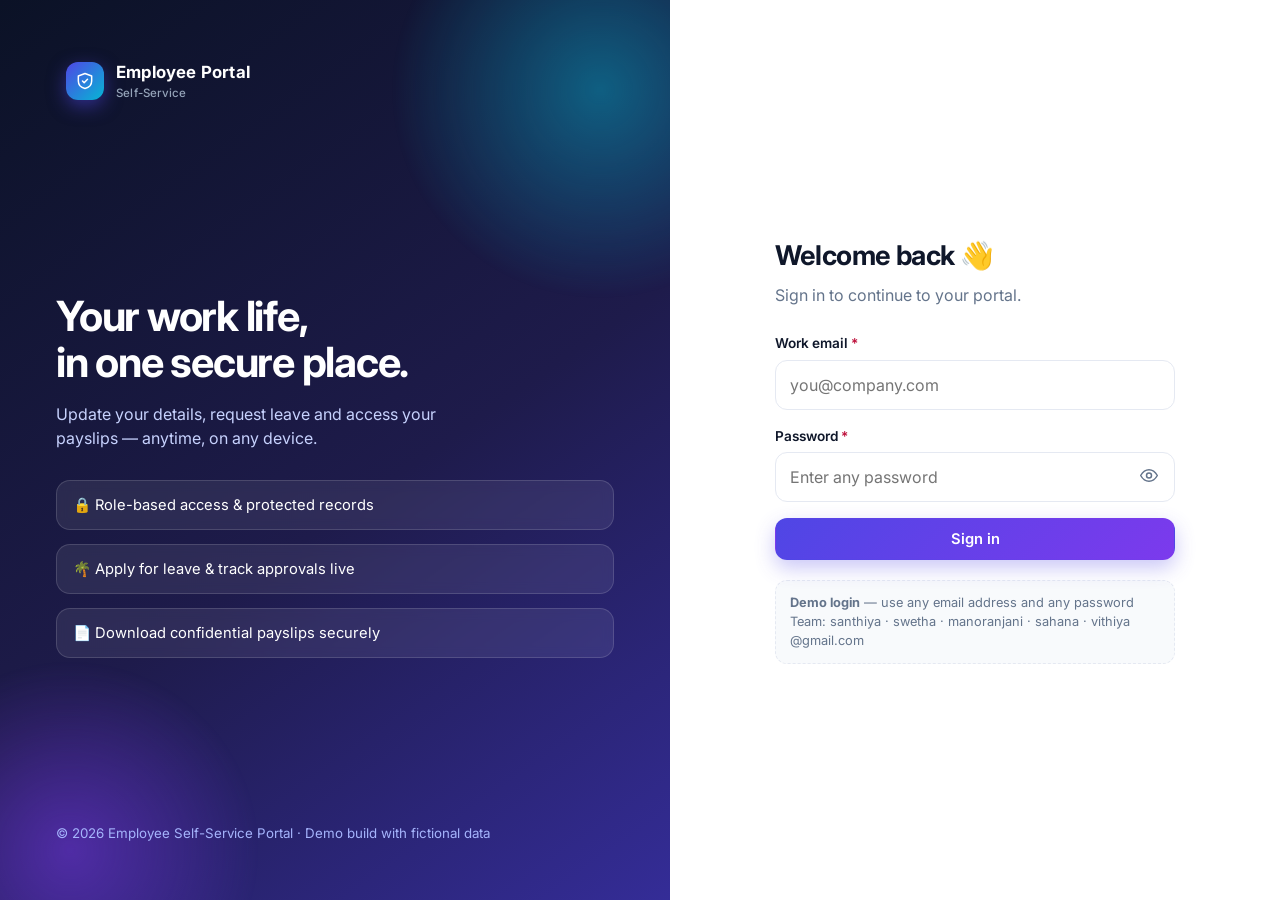
<file: index.html>
<!DOCTYPE html>
<html lang="en">
<head>
<meta charset="UTF-8">
<meta name="viewport" content="width=device-width, initial-scale=1">
<title>Sign in · Employee Self-Service Portal</title>
<link rel="preconnect" href="https://fonts.googleapis.com">
<link rel="preconnect" href="https://fonts.gstatic.com" crossorigin>
<link href="https://fonts.googleapis.com/css2?family=Inter:wght@400;500;600;700;800&display=swap" rel="stylesheet">
<link rel="stylesheet" href="style.css?v=3">
</head>
<body>
<div class="auth">
  <section class="auth-art" aria-hidden="true">
    <div class="brand"><span class="logo"><svg class="i" viewBox="0 0 24 24"><path d="M12 3l8 3v6c0 5-3.5 8-8 9-4.5-1-8-4-8-9V6z"/><path d="M9 12l2 2 4-4"/></svg></span><span>Employee Portal<small>Self-Service</small></span></div>
    <div>
      <h1>Your work life,<br>in one secure place.</h1>
      <p>Update your details, request leave and access your payslips — anytime, on any device.</p>
      <div class="feat">
        <div>🔒 Role-based access &amp; protected records</div>
        <div>🌴 Apply for leave &amp; track approvals live</div>
        <div>📄 Download confidential payslips securely</div>
      </div>
    </div>
    <small style="color:#a5b4fc">© 2026 Employee Self-Service Portal · Demo build with fictional data</small>
  </section>

  <main class="auth-form">
    <div class="auth-box">
      <h2>Welcome back 👋</h2>
      <p>Sign in to continue to your portal.</p>

      <div id="alert" class="alert bad" role="alert"></div>

      <form id="loginForm" novalidate>
        <div class="field">
          <label for="email">Work email <span class="req">*</span></label>
          <input class="input" id="email" type="email" autocomplete="username" placeholder="you@company.com" required>
          <div class="err"></div>
        </div>
        <div class="field">
          <label for="password">Password <span class="req">*</span></label>
          <div class="input-wrap">
            <input class="input" id="password" type="password" autocomplete="current-password" placeholder="Enter any password" required>
            <button type="button" class="toggle" id="toggle" aria-label="Show password"><svg class="i" viewBox="0 0 24 24"><path d="M2 12s4-7 10-7 10 7 10 7-4 7-10 7S2 12 2 12z"/><circle cx="12" cy="12" r="3"/></svg></button>
          </div>
          <div class="err"></div>
        </div>
        <button class="btn btn-primary btn-block" id="submit" type="submit">Sign in</button>
      </form>

      <div class="demo">
        <b>Demo login</b> — use any email address and any password<br>
        Team: santhiya · swetha · manoranjani · sahana · vithiya @gmail.com
      </div>
    </div>
  </main>
</div>

<script src="app.js?v=3"></script>
<script>
  if (session.get()) location.replace('dashboard.html');

  const form = $('#loginForm'), email = $('#email'), pw = $('#password'), alertBox = $('#alert');
  $('#toggle').onclick = () => {
    const show = pw.type === 'password';
    pw.type = show ? 'text' : 'password';
    $('#toggle').setAttribute('aria-label', show ? 'Hide password' : 'Show password');
  };

  let attempts = 0, lockedUntil = 0;   // demo of client-side throttling (backend must do the real one)
  form.addEventListener('submit', e => {
    e.preventDefault(); alertBox.classList.remove('show'); clearErrors(form);
    let ok = true;
    if(!/^[^\s@]+@[^\s@]+\.[^\s@]+$/.test(email.value.trim())){ setError(email, 'Enter a valid email address.'); ok = false; }
    if(!pw.value){ setError(pw, 'Please enter a password.'); ok = false; }
    if(!ok) return;

    if(Date.now() < lockedUntil){
      alertBox.textContent = 'Too many attempts. Please wait 30 seconds and try again.'; alertBox.classList.add('show'); return;
    }
    const btn = $('#submit'); btn.disabled = true; btn.textContent = 'Signing in…';
    setTimeout(() => {   // TODO: replace with fetch('/api/auth/login', {method:'POST', ...})
      let ok = false;
      try { ok = !!session.login(email.value.trim().toLowerCase()); } catch(err){ console.error(err); }
      if(ok){   // demo mode: any valid email + any password
        location.href = 'dashboard.html';
      } else {
        attempts++;
        if(attempts >= 5){ lockedUntil = Date.now() + 30000; attempts = 0; }
        alertBox.textContent = 'Could not sign in. Please press Ctrl+F5 to refresh and try again.';
        alertBox.classList.add('show');
        btn.disabled = false; btn.textContent = 'Sign in';
      }
    }, 600);
  });
</script>
</body>
</html>
</file>
<file: style.css>
/* ============ Employee Self-Service Portal — shared styles ============ */
:root{
  --bg:#f4f6fb; --surface:#ffffff; --ink:#0f172a; --muted:#64748b; --line:#e5e9f2;
  --navy:#0b1226; --navy-2:#131c38; --brand:#4f46e5; --brand-2:#7c3aed; --accent:#06b6d4;
  --ok:#059669; --ok-bg:#d1fae5; --warn:#b45309; --warn-bg:#fef3c7; --bad:#be123c; --bad-bg:#ffe4e6; --info-bg:#e0e7ff;
  --radius:16px; --shadow:0 1px 2px rgba(15,23,42,.04),0 8px 24px rgba(15,23,42,.06);
  --shadow-lg:0 20px 50px rgba(15,23,42,.18);
}
*{box-sizing:border-box;margin:0;padding:0}
html{scroll-behavior:smooth}
body{font-family:'Inter',system-ui,-apple-system,'Segoe UI',sans-serif;background:var(--bg);color:var(--ink);line-height:1.5;-webkit-font-smoothing:antialiased}
a{color:var(--brand);text-decoration:none}
button{font-family:inherit;cursor:pointer}
:focus-visible{outline:3px solid rgba(79,70,229,.45);outline-offset:2px;border-radius:8px}
.sr-only{position:absolute;width:1px;height:1px;overflow:hidden;clip:rect(0 0 0 0)}
svg.i{width:20px;height:20px;stroke:currentColor;fill:none;stroke-width:1.8;stroke-linecap:round;stroke-linejoin:round;flex:none}

/* ---------- Layout ---------- */
.app{display:flex;min-height:100vh}
.sidebar{width:264px;background:linear-gradient(180deg,var(--navy),var(--navy-2));color:#cbd5e1;padding:24px 16px;position:fixed;inset:0 auto 0 0;display:flex;flex-direction:column;z-index:30;transition:transform .25s}
.brand{display:flex;align-items:center;gap:12px;padding:4px 10px 26px;color:#fff;font-weight:700;font-size:1.05rem;letter-spacing:.2px}
.brand .logo{width:38px;height:38px;border-radius:12px;background:linear-gradient(135deg,var(--brand),var(--accent));display:grid;place-items:center;box-shadow:0 6px 18px rgba(79,70,229,.5)}
.brand small{display:block;font-weight:500;color:#94a3b8;font-size:.72rem}
.nav-label{font-size:.7rem;text-transform:uppercase;letter-spacing:.12em;color:#64748b;padding:8px 12px}
.nav a{display:flex;align-items:center;gap:12px;padding:11px 14px;border-radius:12px;color:#cbd5e1;font-weight:500;font-size:.93rem;margin-bottom:4px;transition:.2s}
.nav a:hover{background:rgba(255,255,255,.07);color:#fff}
.nav a.active{background:linear-gradient(90deg,rgba(79,70,229,.9),rgba(124,58,237,.75));color:#fff;box-shadow:0 8px 20px rgba(79,70,229,.35)}
.side-foot{margin-top:auto;padding:14px;border-radius:14px;background:rgba(255,255,255,.06);font-size:.8rem;color:#94a3b8}
.side-foot b{color:#fff;display:block;margin-bottom:2px}
.main{margin-left:264px;flex:1;min-width:0}
.topbar{position:sticky;top:0;z-index:20;display:flex;align-items:center;gap:14px;padding:14px 32px;background:rgba(244,246,251,.85);backdrop-filter:blur(12px);border-bottom:1px solid var(--line)}
.menu-btn{display:none;background:var(--surface);border:1px solid var(--line);border-radius:10px;padding:8px}
.topbar h1{font-size:1.15rem;font-weight:700}
.topbar .spacer{flex:1}
.user-chip{display:flex;align-items:center;gap:10px;background:var(--surface);border:1px solid var(--line);padding:6px 14px 6px 6px;border-radius:999px}
.avatar{width:34px;height:34px;border-radius:50%;background:linear-gradient(135deg,var(--brand),var(--accent));color:#fff;display:grid;place-items:center;font-weight:700;font-size:.85rem}
.user-chip div{line-height:1.2;font-size:.85rem}
.user-chip small{color:var(--muted);font-size:.72rem}
.content{padding:32px;max-width:1280px;margin:0 auto}

/* ---------- Cards & grids ---------- */
.card{background:var(--surface);border:1px solid var(--line);border-radius:var(--radius);box-shadow:var(--shadow);padding:24px}
.card h2{font-size:1.05rem;font-weight:700;margin-bottom:4px}
.card .sub{color:var(--muted);font-size:.86rem;margin-bottom:18px}
.grid{display:grid;gap:20px}
.g2{grid-template-columns:repeat(2,1fr)} .g3{grid-template-columns:repeat(3,1fr)} .g4{grid-template-columns:repeat(4,1fr)}
.g-main{grid-template-columns:2fr 1fr}
.page-head{display:flex;justify-content:space-between;align-items:flex-end;flex-wrap:wrap;gap:12px;margin-bottom:24px}
.page-head h2{font-size:1.6rem;letter-spacing:-.02em}
.page-head p{color:var(--muted)}
.mb{margin-bottom:24px}

.hero{background:linear-gradient(120deg,var(--brand) 0%,var(--brand-2) 55%,#0ea5e9 120%);color:#fff;border-radius:22px;padding:34px;position:relative;overflow:hidden;box-shadow:0 20px 40px rgba(79,70,229,.3)}
.hero::after{content:"";position:absolute;right:-60px;top:-60px;width:260px;height:260px;border-radius:50%;background:rgba(255,255,255,.12)}
.hero::before{content:"";position:absolute;right:120px;bottom:-90px;width:200px;height:200px;border-radius:50%;background:rgba(255,255,255,.08)}
.hero h2{font-size:1.9rem;letter-spacing:-.02em}
.hero p{opacity:.9;margin-top:6px;max-width:520px}
.hero .actions{margin-top:20px;display:flex;gap:10px;flex-wrap:wrap;position:relative;z-index:1}

.stat{display:flex;flex-direction:column;gap:10px}
.stat .ic{width:42px;height:42px;border-radius:12px;display:grid;place-items:center;background:var(--info-bg);color:var(--brand)}
.stat .ic.teal{background:#cffafe;color:#0e7490}.stat .ic.amber{background:var(--warn-bg);color:var(--warn)}.stat .ic.green{background:var(--ok-bg);color:var(--ok)}
.stat .num{font-size:1.9rem;font-weight:800;letter-spacing:-.03em;line-height:1}
.stat .lbl{color:var(--muted);font-size:.85rem}
.bar{height:8px;background:#eef1f8;border-radius:999px;overflow:hidden;margin-top:6px}
.bar span{display:block;height:100%;border-radius:999px;background:linear-gradient(90deg,var(--brand),var(--accent))}

/* ---------- Buttons ---------- */
.btn{display:inline-flex;align-items:center;justify-content:center;gap:8px;border:1px solid transparent;border-radius:12px;padding:11px 20px;font-weight:600;font-size:.92rem;transition:.2s;text-decoration:none}
.btn-primary{background:linear-gradient(135deg,var(--brand),var(--brand-2));color:#fff;box-shadow:0 8px 20px rgba(79,70,229,.3)}
.btn-primary:hover{transform:translateY(-1px);box-shadow:0 12px 26px rgba(79,70,229,.4)}
.btn-light{background:#fff;color:var(--brand)}
.btn-ghost{background:rgba(255,255,255,.16);color:#fff;border-color:rgba(255,255,255,.35)}
.btn-outline{background:var(--surface);border-color:var(--line);color:var(--ink)}
.btn-outline:hover{border-color:var(--brand);color:var(--brand)}
.btn-danger{background:var(--bad-bg);color:var(--bad)}
.btn-sm{padding:7px 12px;font-size:.82rem;border-radius:10px}
.btn[disabled]{opacity:.55;cursor:not-allowed;transform:none}
.btn-block{width:100%}

/* ---------- Forms ---------- */
.field{margin-bottom:16px}
.field label{display:block;font-weight:600;font-size:.85rem;margin-bottom:6px}
.field .req{color:var(--bad)}
.input,.select,.textarea{width:100%;padding:12px 14px;border:1.5px solid var(--line);border-radius:12px;font:inherit;background:#fff;color:var(--ink);transition:.2s}
.input:focus,.select:focus,.textarea:focus{border-color:var(--brand);box-shadow:0 0 0 4px rgba(79,70,229,.12);outline:none}
.input[readonly]{background:#f8fafc;color:#475569;cursor:not-allowed}
.textarea{resize:vertical;min-height:90px}
.field.invalid .input,.field.invalid .select,.field.invalid .textarea{border-color:var(--bad);background:#fff8f9}
.err{display:none;color:var(--bad);font-size:.8rem;margin-top:5px}
.field.invalid .err{display:block}
.hint{color:var(--muted);font-size:.78rem;margin-top:5px}
.row2{display:grid;grid-template-columns:1fr 1fr;gap:16px}
.input-wrap{position:relative}
.input-wrap .toggle{position:absolute;right:10px;top:50%;transform:translateY(-50%);background:none;border:0;color:var(--muted);padding:6px}
.lock{display:inline-flex;align-items:center;gap:4px;color:var(--muted);font-weight:500;font-size:.72rem;margin-left:6px}
.check{display:flex;align-items:center;gap:10px;font-size:.9rem;margin:6px 0 16px}
.check input{width:18px;height:18px;accent-color:var(--brand)}

/* ---------- Table ---------- */
.toolbar{display:flex;gap:12px;flex-wrap:wrap;align-items:center;margin-bottom:16px}
.toolbar .select,.toolbar .input{width:auto;min-width:160px;padding:9px 12px}
.table-wrap{overflow-x:auto;border:1px solid var(--line);border-radius:14px}
table{width:100%;border-collapse:collapse;font-size:.9rem;background:#fff}
th{background:#f8fafc;text-align:left;color:var(--muted);font-weight:600;font-size:.76rem;text-transform:uppercase;letter-spacing:.06em;padding:12px 16px;white-space:nowrap}
td{padding:14px 16px;border-top:1px solid var(--line);white-space:nowrap}
tbody tr:hover{background:#fafbff}
.badge{display:inline-block;padding:4px 11px;border-radius:999px;font-size:.75rem;font-weight:700}
.b-ok{background:var(--ok-bg);color:var(--ok)}.b-warn{background:var(--warn-bg);color:var(--warn)}.b-bad{background:var(--bad-bg);color:var(--bad)}.b-info{background:var(--info-bg);color:var(--brand)}.b-mute{background:#eef1f8;color:var(--muted)}
.pager{display:flex;justify-content:space-between;align-items:center;margin-top:16px;color:var(--muted);font-size:.85rem;flex-wrap:wrap;gap:10px}
.pager .btns{display:flex;gap:6px}
.state{text-align:center;padding:48px 16px;color:var(--muted)}
.state .big{width:64px;height:64px;border-radius:50%;background:var(--info-bg);color:var(--brand);display:grid;place-items:center;margin:0 auto 12px}
.skeleton{height:16px;border-radius:8px;background:linear-gradient(90deg,#eef1f8 25%,#f8fafc 50%,#eef1f8 75%);background-size:200% 100%;animation:sh 1.2s infinite;margin:14px 16px}
@keyframes sh{to{background-position:-200% 0}}

/* ---------- Profile ---------- */
.profile-top{display:flex;gap:20px;align-items:center;flex-wrap:wrap}
.avatar-lg{width:84px;height:84px;border-radius:24px;background:linear-gradient(135deg,var(--brand),var(--accent));color:#fff;display:grid;place-items:center;font-size:1.9rem;font-weight:800;box-shadow:0 12px 26px rgba(79,70,229,.35)}
.kv{display:grid;grid-template-columns:repeat(2,1fr);gap:18px 24px;margin-top:20px}
.kv dt{font-size:.75rem;color:var(--muted);text-transform:uppercase;letter-spacing:.06em}
.kv dd{font-weight:600;margin-top:2px}

/* ---------- Timeline / list ---------- */
.list{list-style:none}
.list li{display:flex;gap:14px;padding:14px 0;border-bottom:1px solid var(--line)}
.list li:last-child{border:0}
.dot{width:10px;height:10px;border-radius:50%;background:var(--brand);margin-top:7px;flex:none}
.list small{color:var(--muted)}

/* ---------- Modal & toast ---------- */
.modal-bg{position:fixed;inset:0;background:rgba(11,18,38,.55);backdrop-filter:blur(4px);display:none;align-items:center;justify-content:center;z-index:100;padding:16px}
.modal-bg.open{display:flex}
.modal{background:#fff;border-radius:20px;max-width:520px;width:100%;padding:28px;box-shadow:var(--shadow-lg);animation:pop .2s ease}
@keyframes pop{from{transform:scale(.96);opacity:0}}
.modal h3{font-size:1.2rem;margin-bottom:12px}
.payrow{display:flex;justify-content:space-between;padding:9px 0;border-bottom:1px dashed var(--line)}
.payrow.total{font-weight:800;border:0;font-size:1.1rem;color:var(--brand)}
#toasts{position:fixed;right:20px;bottom:20px;display:flex;flex-direction:column;gap:10px;z-index:200}
.toast{background:var(--navy);color:#fff;padding:14px 18px;border-radius:14px;box-shadow:var(--shadow-lg);font-size:.9rem;max-width:340px;animation:pop .2s ease;border-left:4px solid var(--accent)}
.toast.error{border-left-color:#fb7185}.toast.success{border-left-color:#34d399}

/* ---------- Login page ---------- */
.auth{display:grid;grid-template-columns:1.1fr 1fr;min-height:100vh}
.auth-art{background:linear-gradient(145deg,var(--navy) 0%,#1e1b4b 55%,#4338ca 130%);color:#fff;padding:56px;display:flex;flex-direction:column;justify-content:space-between;position:relative;overflow:hidden}
.auth-art::before,.auth-art::after{content:"";position:absolute;border-radius:50%;filter:blur(2px)}
.auth-art::before{width:420px;height:420px;right:-140px;top:-120px;background:radial-gradient(circle,rgba(6,182,212,.45),transparent 70%)}
.auth-art::after{width:380px;height:380px;left:-120px;bottom:-140px;background:radial-gradient(circle,rgba(124,58,237,.5),transparent 70%)}
.auth-art>*{position:relative;z-index:1}
.auth-art h1{font-size:2.6rem;line-height:1.1;letter-spacing:-.03em;margin-bottom:16px}
.auth-art p{color:#c7d2fe;max-width:440px}
.feat{display:grid;gap:14px;margin-top:30px}
.feat div{display:flex;gap:12px;align-items:center;background:rgba(255,255,255,.08);border:1px solid rgba(255,255,255,.14);padding:13px 16px;border-radius:14px;backdrop-filter:blur(6px);font-size:.92rem}
.auth-form{display:flex;align-items:center;justify-content:center;padding:40px;background:#fff}
.auth-box{width:100%;max-width:400px}
.auth-box h2{font-size:1.7rem;letter-spacing:-.02em}
.auth-box>p{color:var(--muted);margin:6px 0 26px}
.alert{padding:12px 14px;border-radius:12px;font-size:.88rem;margin-bottom:16px;display:none}
.alert.show{display:block}.alert.bad{background:var(--bad-bg);color:var(--bad)}.alert.info{background:var(--info-bg);color:#3730a3;display:block}
.demo{font-size:.8rem;color:var(--muted);margin-top:20px;background:#f8fafc;border:1px dashed var(--line);border-radius:12px;padding:12px 14px}

/* ---------- Responsive ---------- */
@media(max-width:1100px){.g4{grid-template-columns:repeat(2,1fr)}.g-main{grid-template-columns:1fr}}
@media(max-width:860px){
  .sidebar{transform:translateX(-100%)} .sidebar.open{transform:none}
  .main{margin-left:0}.menu-btn{display:block}
  .topbar{padding:12px 16px}.content{padding:20px 16px}
  .g2,.g3,.row2,.kv{grid-template-columns:1fr}
  .auth{grid-template-columns:1fr}.auth-art{display:none}
  .user-chip div{display:none}.user-chip{padding:4px}
}
@media(prefers-reduced-motion:reduce){*{animation:none!important;transition:none!important}}
@media print{.sidebar,.topbar,.btn{display:none}.main{margin:0}}
</file>
